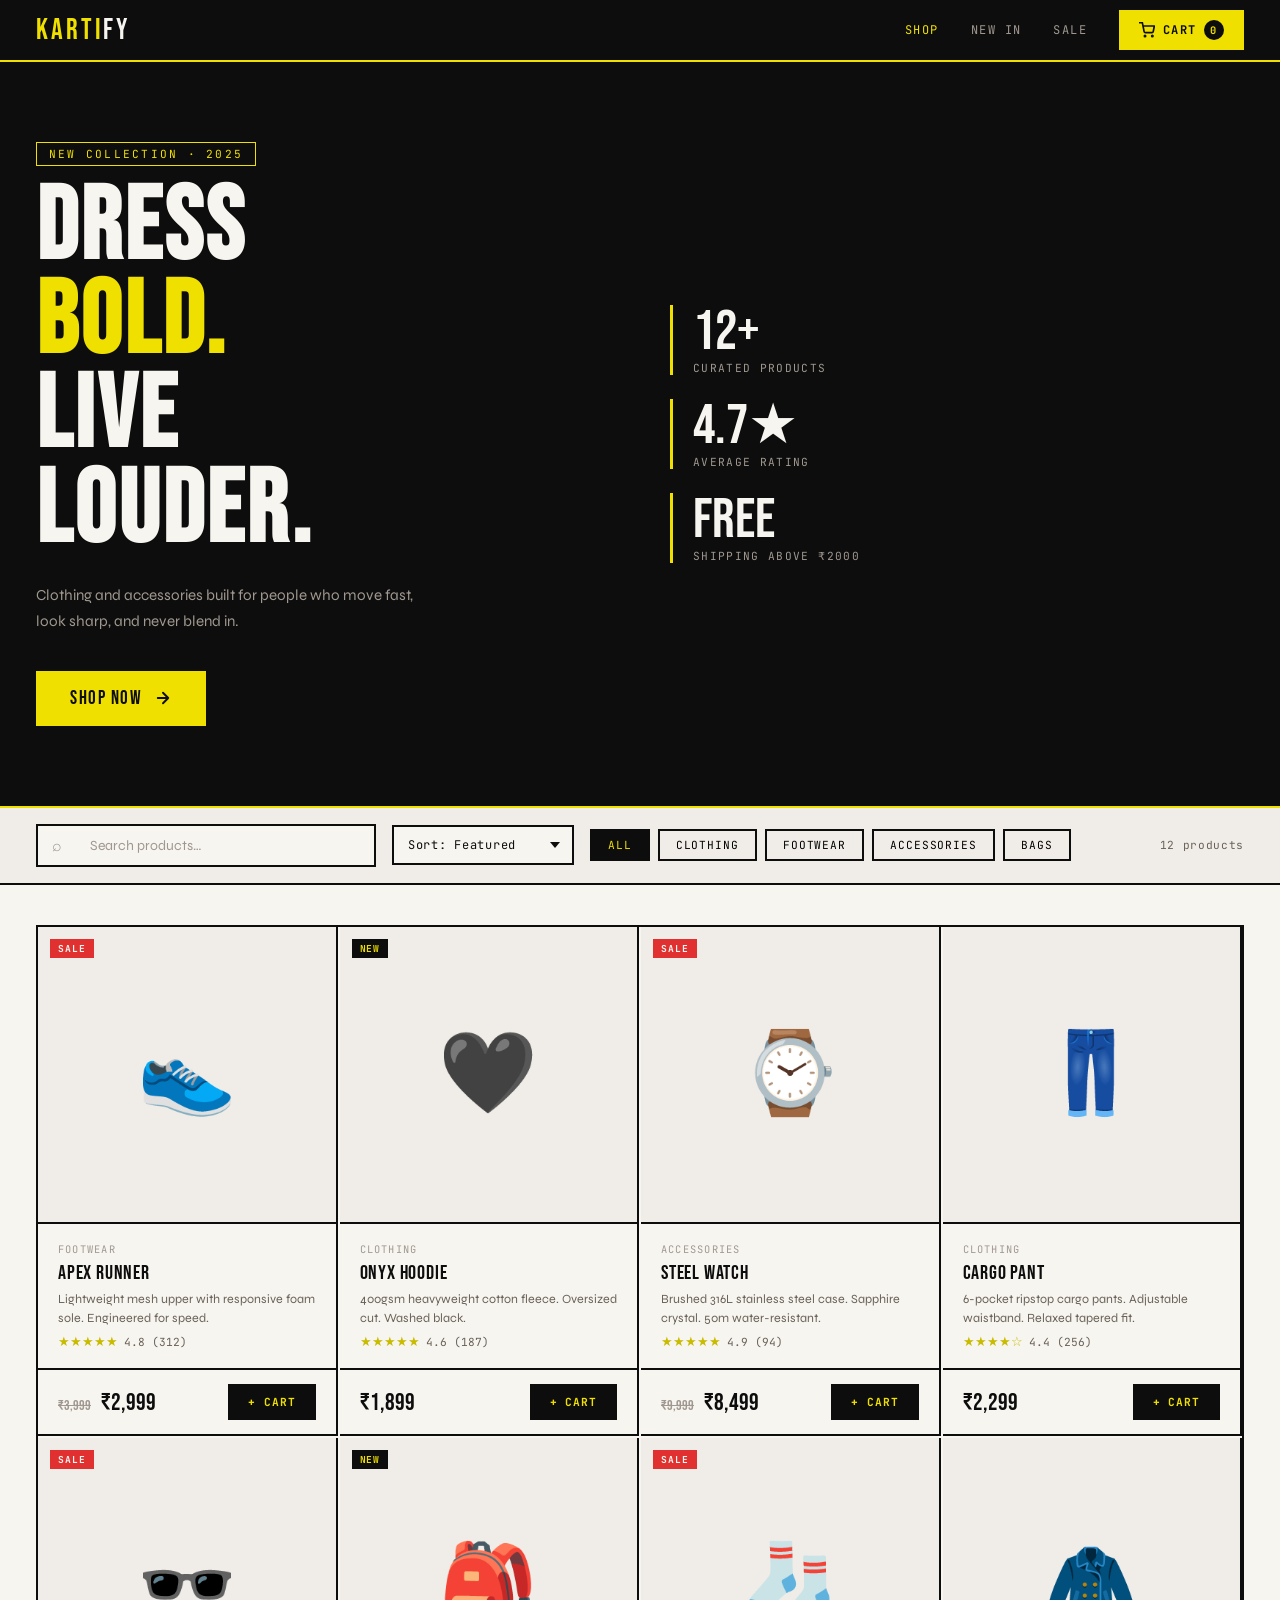
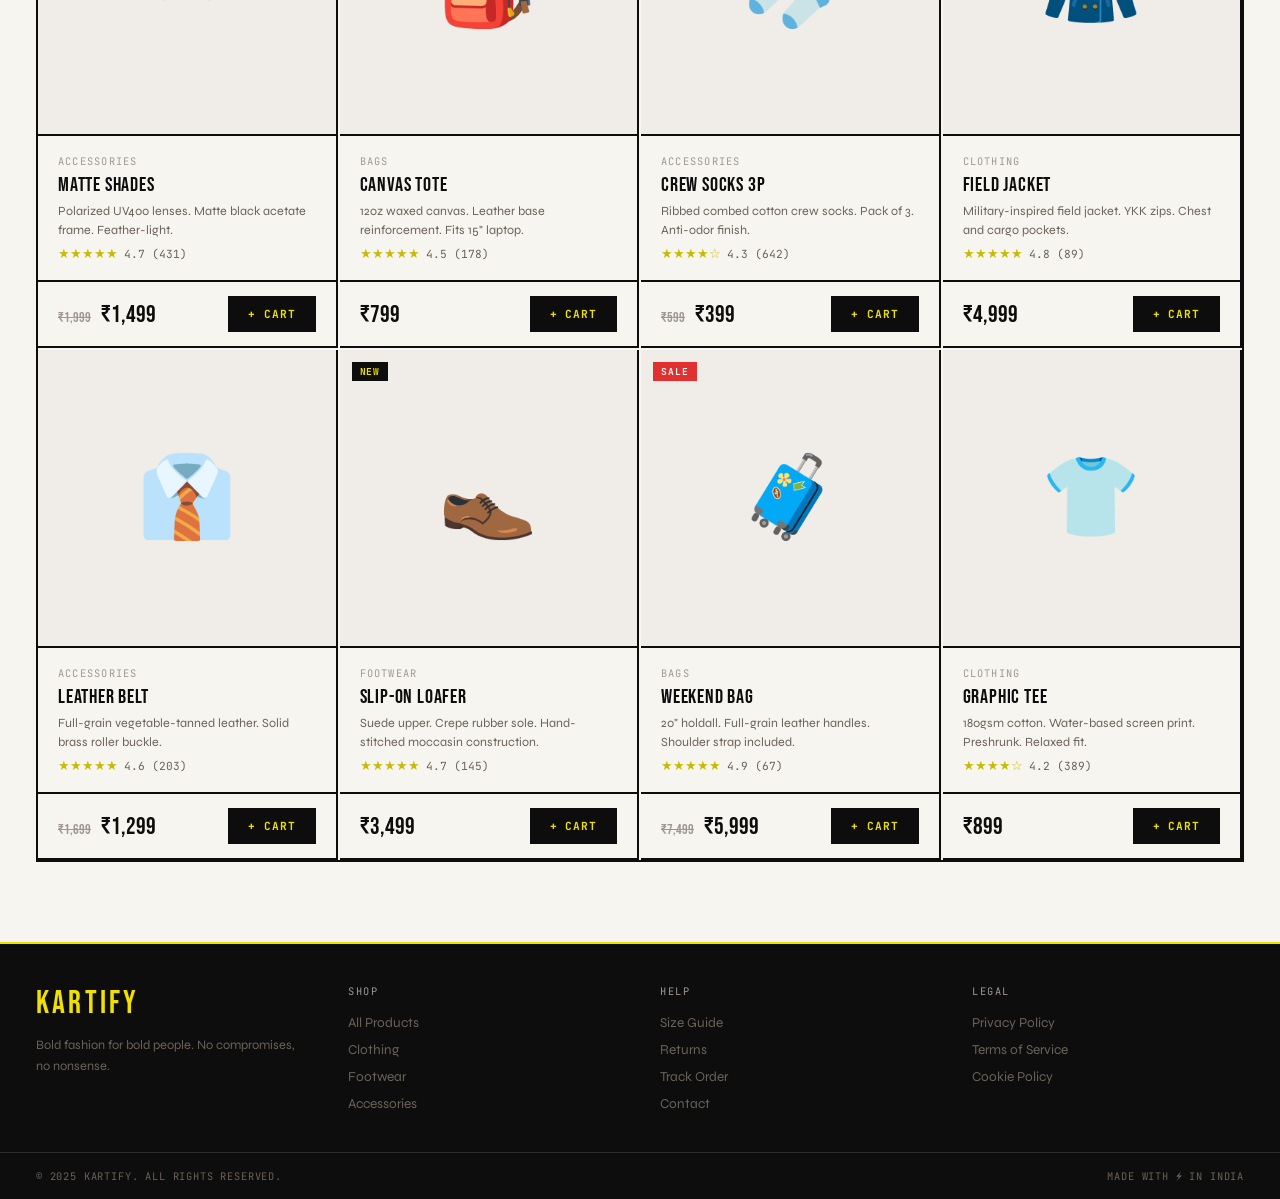
<file: index.html>
<!DOCTYPE html>
<html lang="en">
<head>
<meta charset="UTF-8">
<meta name="viewport" content="width=device-width, initial-scale=1.0">
<title>KARTIFY — Bold Fashion Store</title>
<link href="https://fonts.googleapis.com/css2?family=Bebas+Neue&family=Syne:wght@400;500;600&family=JetBrains+Mono:wght@400;500;700&display=swap" rel="stylesheet">
<link rel="stylesheet" href="style.css">
</head>
<body>

<div id="navbar-root"></div>

<!-- HERO -->
<section class="hero">
  <div class="hero-left">
    <div class="hero-tag">New Collection · 2025</div>
    <h1 class="hero-title">DRESS<br><em>BOLD.</em><br>LIVE<br>LOUDER.</h1>
    <p class="hero-sub">Clothing and accessories built for people who move fast, look sharp, and never blend in.</p>
    <a href="#shop" class="hero-cta">
      Shop Now
      <svg width="18" height="18" viewBox="0 0 24 24" fill="none" stroke="currentColor" stroke-width="2.5" stroke-linecap="round" stroke-linejoin="round"><path d="M5 12h14M12 5l7 7-7 7"/></svg>
    </a>
  </div>
  <div class="hero-stats">
    <div class="hero-stat-item">
      <div class="hero-stat-num">12+</div>
      <div class="hero-stat-lbl">Curated Products</div>
    </div>
    <div class="hero-stat-item">
      <div class="hero-stat-num">4.7★</div>
      <div class="hero-stat-lbl">Average Rating</div>
    </div>
    <div class="hero-stat-item">
      <div class="hero-stat-num">FREE</div>
      <div class="hero-stat-lbl">Shipping above ₹2000</div>
    </div>
  </div>
</section>

<!-- FILTER BAR -->
<div class="filter-bar" id="shop">
  <div class="search-box">
    <span class="search-icon">⌕</span>
    <input type="text" id="search-input" placeholder="Search products…" oninput="applyFilters()">
  </div>
  <select class="filter-select" id="sort-select" onchange="applyFilters()">
    <option value="default">Sort: Featured</option>
    <option value="price-asc">Price: Low → High</option>
    <option value="price-desc">Price: High → Low</option>
    <option value="rating">Top Rated</option>
  </select>
  <div class="filter-chips">
    <button class="chip active" data-cat="all" onclick="filterCat('all', this)">All</button>
    <button class="chip" data-cat="clothing" onclick="filterCat('clothing', this)">Clothing</button>
    <button class="chip" data-cat="footwear" onclick="filterCat('footwear', this)">Footwear</button>
    <button class="chip" data-cat="accessories" onclick="filterCat('accessories', this)">Accessories</button>
    <button class="chip" data-cat="bags" onclick="filterCat('bags', this)">Bags</button>
  </div>
  <span class="result-count" id="result-count">12 products</span>
</div>

<!-- PRODUCT GRID -->
<section class="shop-section">
  <div class="product-grid" id="product-grid"></div>
</section>

<div id="footer-root"></div>

<script src="data.js"></script>
<script>
// Inject navbar & footer
document.getElementById('navbar-root').innerHTML = renderNavbar('shop');
document.getElementById('footer-root').innerHTML = renderFooter();

let currentCat = 'all';
let addedIds = new Set(getCart().map(i => i.id));

function filterCat(cat, btn) {
  currentCat = cat;
  document.querySelectorAll('.chip').forEach(c => c.classList.remove('active'));
  btn.classList.add('active');
  applyFilters();
}

function starsHtml(r) {
  const full = Math.round(r);
  return Array.from({length: 5}, (_, i) => i < full ? '★' : '☆').join('');
}

function applyFilters() {
  const search = document.getElementById('search-input').value.toLowerCase();
  const sort = document.getElementById('sort-select').value;

  let products = PRODUCTS.filter(p => {
    const matchCat = currentCat === 'all' || p.category === currentCat;
    const matchSearch = p.name.toLowerCase().includes(search) ||
                        p.desc.toLowerCase().includes(search) ||
                        p.category.includes(search);
    return matchCat && matchSearch;
  });

  if (sort === 'price-asc') products.sort((a, b) => a.price - b.price);
  if (sort === 'price-desc') products.sort((a, b) => b.price - a.price);
  if (sort === 'rating') products.sort((a, b) => b.rating - a.rating);

  document.getElementById('result-count').textContent = `${products.length} product${products.length !== 1 ? 's' : ''}`;
  renderGrid(products);
}

function renderGrid(products) {
  const grid = document.getElementById('product-grid');
  if (products.length === 0) {
    grid.innerHTML = `<div class="empty-state">
      <div class="empty-state-icon">🔍</div>
      <h3>NO RESULTS FOUND</h3>
      <p>Try a different search term or category filter.</p>
    </div>`;
    return;
  }

  const cart = getCart();
  addedIds = new Set(cart.map(i => i.id));

  grid.innerHTML = products.map((p, idx) => {
    const inCart = addedIds.has(p.id);
    return `
    <div class="product-card" style="animation-delay:${idx * 0.04}s">
      ${p.badge ? `<div class="product-badge ${p.badge}">${p.badge === 'sale' ? 'SALE' : 'NEW'}</div>` : ''}
      <div class="product-img-wrap">
        <div class="product-emoji-img">${p.emoji}</div>
      </div>
      <div class="product-info">
        <div class="product-category">${p.category}</div>
        <div class="product-name">${p.name}</div>
        <div class="product-desc">${p.desc}</div>
        <div class="product-rating">
          <span class="stars">${starsHtml(p.rating)}</span>
          <span>${p.rating} (${p.reviews})</span>
        </div>
      </div>
      <div class="product-footer">
        <div class="product-price">
          ${p.origPrice ? `<span class="orig">${formatPrice(p.origPrice)}</span>` : ''}
          ${formatPrice(p.price)}
        </div>
        <button class="add-to-cart-btn ${inCart ? 'added' : ''}"
          id="btn-${p.id}"
          onclick="handleAddToCart(${p.id}, this)">
          ${inCart ? '✓ ADDED' : '+ CART'}
        </button>
      </div>
    </div>`;
  }).join('');
}

function handleAddToCart(id, btn) {
  addToCart(id);
  btn.classList.add('added');
  btn.textContent = '✓ ADDED';
}

// Initial render
applyFilters();
</script>
</body>
</html>
</file>
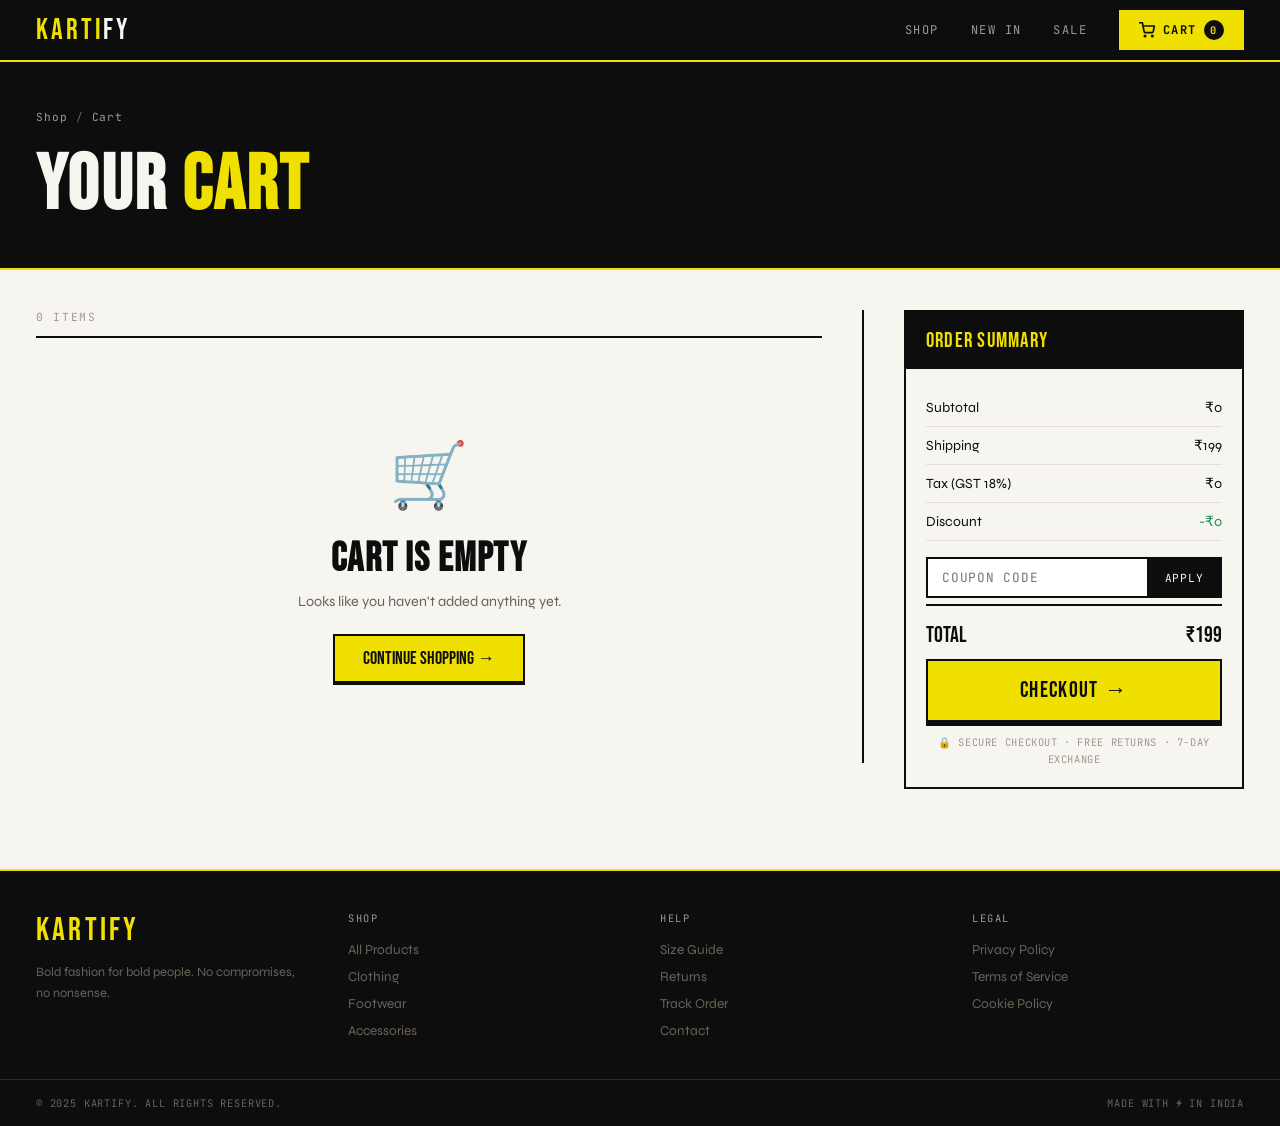
<file: cart.html>
<!DOCTYPE html>
<html lang="en">
<head>
<meta charset="UTF-8">
<meta name="viewport" content="width=device-width, initial-scale=1.0">
<title>Your Cart — KARTIFY</title>
<link href="https://fonts.googleapis.com/css2?family=Bebas+Neue&family=Syne:wght@400;500;600&family=JetBrains+Mono:wght@400;500;700&display=swap" rel="stylesheet">
<link rel="stylesheet" href="style.css">
</head>
<body>

<div id="navbar-root"></div>

<!-- PAGE HEADER -->
<div class="page-header">
  <div class="breadcrumb">
    <a href="index.html">Shop</a>
    <span class="breadcrumb-sep">/</span>
    <span>Cart</span>
  </div>
  <h1>YOUR <span>CART</span></h1>
</div>

<div class="cart-layout">

  <!-- CART ITEMS -->
  <div class="cart-items-section">
    <div class="section-label" id="items-label">Loading…</div>
    <div id="cart-items-list"></div>
  </div>

  <!-- ORDER SUMMARY -->
  <div class="order-summary">
    <div class="summary-card">
      <div class="summary-header">ORDER SUMMARY</div>
      <div class="summary-body">
        <div class="summary-row">
          <span>Subtotal</span>
          <span id="summary-subtotal">₹0</span>
        </div>
        <div class="summary-row">
          <span>Shipping</span>
          <span id="summary-shipping">FREE</span>
        </div>
        <div class="summary-row">
          <span>Tax (GST 18%)</span>
          <span id="summary-tax">₹0</span>
        </div>
        <div class="summary-row">
          <span>Discount</span>
          <span id="summary-discount" style="color:var(--green)">-₹0</span>
        </div>

        <div class="coupon-row">
          <input type="text" class="coupon-input" id="coupon-input" placeholder="COUPON CODE">
          <button class="coupon-btn" onclick="applyCoupon()">APPLY</button>
        </div>
        <div id="coupon-msg" style="font-family:var(--font-mono);font-size:0.7rem;margin:-10px 0 12px;"></div>

        <div class="summary-row total">
          <span>Total</span>
          <span id="summary-total">₹0</span>
        </div>

        <button class="checkout-btn" onclick="goCheckout()" id="checkout-btn" disabled>CHECKOUT →</button>
        <p class="checkout-note">🔒 SECURE CHECKOUT · FREE RETURNS · 7-DAY EXCHANGE</p>
      </div>
    </div>
  </div>

</div>

<div id="footer-root"></div>

<script src="data.js"></script>
<script>
document.getElementById('navbar-root').innerHTML = renderNavbar('cart');
document.getElementById('footer-root').innerHTML = renderFooter();

const COUPON_CODES = {
  'SAVE10': 10,
  'FIRST20': 20,
  'KARTIFY15': 15
};

let discountPct = 0;

function renderCart() {
  const cart = getCart();
  const label = document.getElementById('items-label');
  const list = document.getElementById('cart-items-list');
  const checkoutBtn = document.getElementById('checkout-btn');

  if (cart.length === 0) {
    label.textContent = '0 items';
    checkoutBtn.disabled = true;
    list.innerHTML = `
      <div class="cart-empty">
        <div style="font-size:4rem">🛒</div>
        <h3>CART IS EMPTY</h3>
        <p>Looks like you haven't added anything yet.</p>
        <a href="index.html" class="continue-btn">CONTINUE SHOPPING →</a>
      </div>`;
    updateSummary();
    return;
  }

  const total = cart.reduce((s, i) => s + i.qty, 0);
  label.textContent = `${total} item${total !== 1 ? 's' : ''}`;
  checkoutBtn.disabled = false;

  list.innerHTML = cart.map(item => {
    const p = PRODUCTS.find(pr => pr.id === item.id);
    if (!p) return '';
    return `
    <div class="cart-item" id="cart-item-${p.id}">
      <div class="cart-item-img">${p.emoji}</div>
      <div>
        <div class="cart-item-cat">${p.category}</div>
        <div class="cart-item-name">${p.name}</div>
        <div class="qty-control">
          <button class="qty-btn" onclick="changeQty(${p.id}, -1)">−</button>
          <div class="qty-num" id="qty-${p.id}">${item.qty}</div>
          <button class="qty-btn" onclick="changeQty(${p.id}, +1)">+</button>
        </div>
      </div>
      <div class="cart-item-price">
        <div class="cart-item-unit">${formatPrice(p.price)} each</div>
        <div class="cart-item-total" id="price-${p.id}">${formatPrice(p.price * item.qty)}</div>
        <button class="remove-btn" onclick="handleRemove(${p.id})">Remove</button>
      </div>
    </div>`;
  }).join('');

  updateSummary();
}

function changeQty(id, delta) {
  const cart = getCart();
  const item = cart.find(i => i.id === id);
  if (!item) return;
  item.qty += delta;
  if (item.qty <= 0) {
    handleRemove(id);
    return;
  }
  saveCart(cart);
  // Update UI without full re-render
  const p = PRODUCTS.find(pr => pr.id === id);
  document.getElementById('qty-' + id).textContent = item.qty;
  document.getElementById('price-' + id).textContent = formatPrice(p.price * item.qty);
  updateSummary();
  updateCartBadge();
}

function handleRemove(id) {
  const el = document.getElementById('cart-item-' + id);
  if (el) {
    el.style.opacity = '0';
    el.style.transform = 'translateX(-20px)';
    el.style.transition = 'all 0.25s ease';
    setTimeout(() => {
      removeFromCart(id);
      renderCart();
    }, 250);
  } else {
    removeFromCart(id);
    renderCart();
  }
}

function updateSummary() {
  const subtotal = getCartTotal();
  const shipping = subtotal >= 2000 ? 0 : 199;
  const tax = Math.round(subtotal * 0.18);
  const discount = Math.round(subtotal * discountPct / 100);
  const total = subtotal + shipping + tax - discount;

  document.getElementById('summary-subtotal').textContent = formatPrice(subtotal);
  document.getElementById('summary-shipping').textContent = shipping === 0 ? 'FREE' : formatPrice(shipping);
  document.getElementById('summary-tax').textContent = formatPrice(tax);
  document.getElementById('summary-discount').textContent = '-' + formatPrice(discount);
  document.getElementById('summary-total').textContent = formatPrice(total);

  // Save total for checkout
  localStorage.setItem('kartify-total', total);
}

function applyCoupon() {
  const code = document.getElementById('coupon-input').value.trim().toUpperCase();
  const msg = document.getElementById('coupon-msg');
  if (COUPON_CODES[code]) {
    discountPct = COUPON_CODES[code];
    msg.textContent = `✓ Code "${code}" applied — ${discountPct}% OFF!`;
    msg.style.color = 'var(--green)';
    updateSummary();
  } else {
    msg.textContent = '✗ Invalid coupon code.';
    msg.style.color = 'var(--red)';
  }
}

function goCheckout() {
  const cart = getCart();
  if (cart.length === 0) return;
  window.location.href = 'checkout.html';
}

renderCart();
</script>
</body>
</html>
</file>
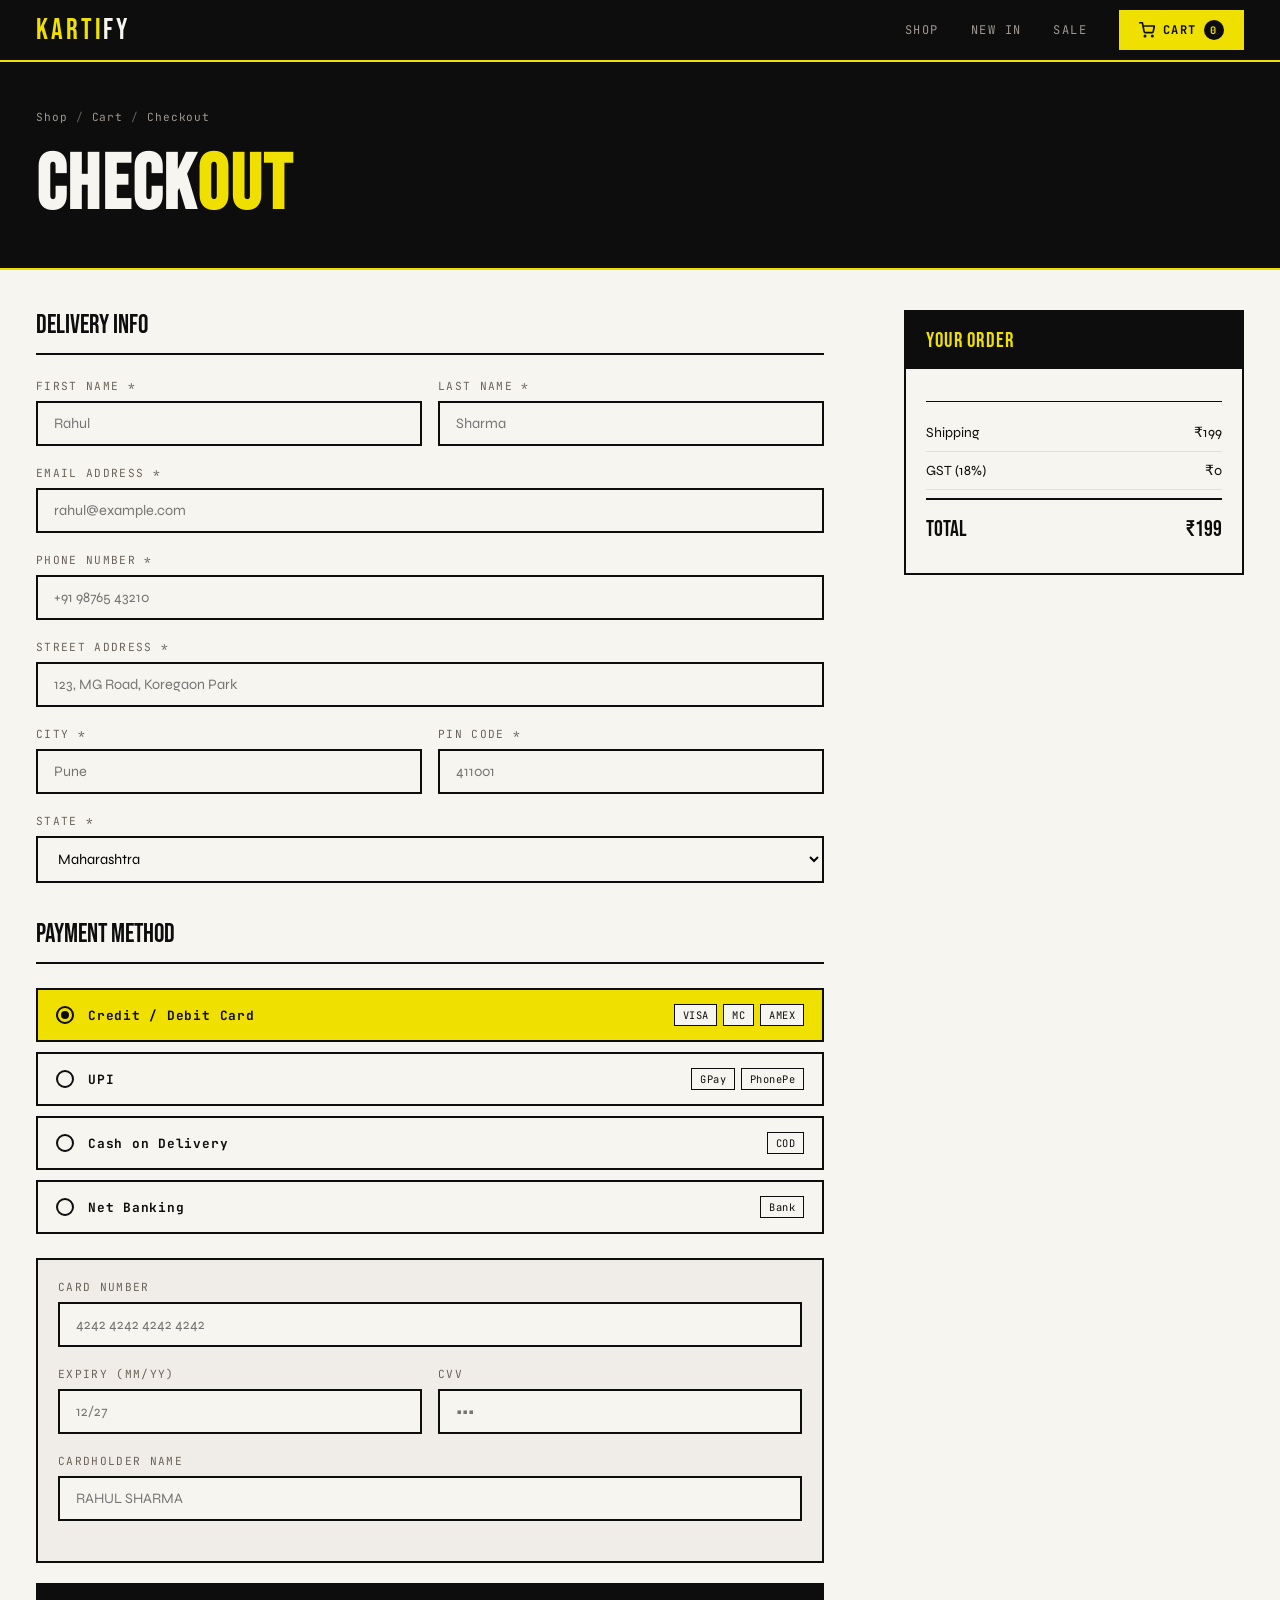
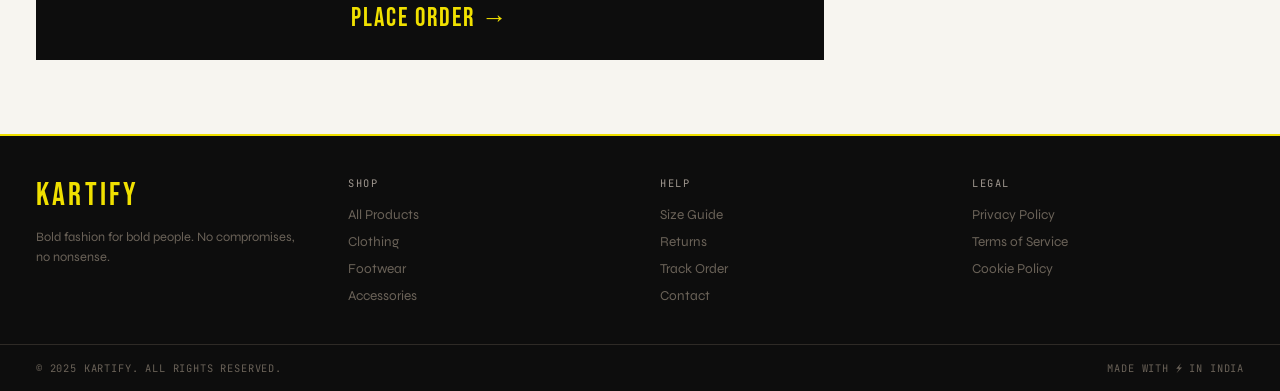
<file: checkout.html>
<!DOCTYPE html>
<html lang="en">
<head>
<meta charset="UTF-8">
<meta name="viewport" content="width=device-width, initial-scale=1.0">
<title>Checkout — KARTIFY</title>
<link href="https://fonts.googleapis.com/css2?family=Bebas+Neue&family=Syne:wght@400;500;600&family=JetBrains+Mono:wght@400;500;700&display=swap" rel="stylesheet">
<link rel="stylesheet" href="style.css">
</head>
<body>

<div id="navbar-root"></div>

<div class="page-header">
  <div class="breadcrumb">
    <a href="index.html">Shop</a>
    <span class="breadcrumb-sep">/</span>
    <a href="cart.html">Cart</a>
    <span class="breadcrumb-sep">/</span>
    <span>Checkout</span>
  </div>
  <h1>CHECK<span>OUT</span></h1>
</div>

<div class="checkout-layout">

  <!-- CHECKOUT FORM -->
  <div class="checkout-form-section">

    <!-- Delivery Info -->
    <div class="form-section-title">DELIVERY INFO</div>

    <div class="form-row">
      <div class="form-group">
        <label class="form-label">First Name *</label>
        <input type="text" class="form-input" id="fname" placeholder="Rahul" required>
      </div>
      <div class="form-group">
        <label class="form-label">Last Name *</label>
        <input type="text" class="form-input" id="lname" placeholder="Sharma" required>
      </div>
    </div>

    <div class="form-group">
      <label class="form-label">Email Address *</label>
      <input type="email" class="form-input" id="email" placeholder="rahul@example.com" required>
    </div>

    <div class="form-group">
      <label class="form-label">Phone Number *</label>
      <input type="tel" class="form-input" id="phone" placeholder="+91 98765 43210" required>
    </div>

    <div class="form-group">
      <label class="form-label">Street Address *</label>
      <input type="text" class="form-input" id="address" placeholder="123, MG Road, Koregaon Park" required>
    </div>

    <div class="form-row">
      <div class="form-group">
        <label class="form-label">City *</label>
        <input type="text" class="form-input" id="city" placeholder="Pune" required>
      </div>
      <div class="form-group">
        <label class="form-label">PIN Code *</label>
        <input type="text" class="form-input" id="pin" placeholder="411001" required>
      </div>
    </div>

    <div class="form-group">
      <label class="form-label">State *</label>
      <select class="form-input" id="state">
        <option value="">Select State</option>
        <option value="MH" selected>Maharashtra</option>
        <option value="DL">Delhi</option>
        <option value="KA">Karnataka</option>
        <option value="TN">Tamil Nadu</option>
        <option value="GJ">Gujarat</option>
        <option value="UP">Uttar Pradesh</option>
        <option value="WB">West Bengal</option>
        <option value="RJ">Rajasthan</option>
        <option value="Other">Other</option>
      </select>
    </div>

    <!-- Payment -->
    <div class="form-section-title" style="margin-top:36px">PAYMENT METHOD</div>

    <div class="payment-options" id="payment-options">
      <div class="pay-option selected" data-method="card" onclick="selectPay(this, 'card')">
        <div class="pay-radio checked" id="radio-card"></div>
        <span class="pay-label">Credit / Debit Card</span>
        <div class="pay-icons">
          <span class="pay-icon">VISA</span>
          <span class="pay-icon">MC</span>
          <span class="pay-icon">AMEX</span>
        </div>
      </div>
      <div class="pay-option" data-method="upi" onclick="selectPay(this, 'upi')">
        <div class="pay-radio" id="radio-upi"></div>
        <span class="pay-label">UPI</span>
        <div class="pay-icons">
          <span class="pay-icon">GPay</span>
          <span class="pay-icon">PhonePe</span>
        </div>
      </div>
      <div class="pay-option" data-method="cod" onclick="selectPay(this, 'cod')">
        <div class="pay-radio" id="radio-cod"></div>
        <span class="pay-label">Cash on Delivery</span>
        <div class="pay-icons"><span class="pay-icon">COD</span></div>
      </div>
      <div class="pay-option" data-method="netbanking" onclick="selectPay(this, 'netbanking')">
        <div class="pay-radio" id="radio-netbanking"></div>
        <span class="pay-label">Net Banking</span>
        <div class="pay-icons"><span class="pay-icon">Bank</span></div>
      </div>
    </div>

    <!-- Card Fields -->
    <div class="card-fields" id="card-fields">
      <div class="form-group">
        <label class="form-label">Card Number</label>
        <input type="text" class="form-input" id="card-num" placeholder="4242 4242 4242 4242"
          maxlength="19" oninput="formatCard(this)">
      </div>
      <div class="form-row">
        <div class="form-group">
          <label class="form-label">Expiry (MM/YY)</label>
          <input type="text" class="form-input" id="card-exp" placeholder="12/27" maxlength="5" oninput="formatExp(this)">
        </div>
        <div class="form-group">
          <label class="form-label">CVV</label>
          <input type="password" class="form-input" id="card-cvv" placeholder="•••" maxlength="4">
        </div>
      </div>
      <div class="form-group">
        <label class="form-label">Cardholder Name</label>
        <input type="text" class="form-input" id="card-name" placeholder="RAHUL SHARMA">
      </div>
    </div>

    <!-- UPI Field -->
    <div class="card-fields" id="upi-fields" style="display:none">
      <div class="form-group">
        <label class="form-label">UPI ID</label>
        <input type="text" class="form-input" id="upi-id" placeholder="rahul@upi">
      </div>
    </div>

    <button class="place-order-btn" onclick="placeOrder()">PLACE ORDER →</button>

  </div>

  <!-- ORDER REVIEW -->
  <div class="order-summary">
    <div class="summary-card">
      <div class="summary-header">YOUR ORDER</div>
      <div class="summary-body" id="checkout-summary"></div>
    </div>
  </div>

</div>

<div id="footer-root"></div>

<script src="data.js"></script>
<script>
document.getElementById('navbar-root').innerHTML = renderNavbar('checkout');
document.getElementById('footer-root').innerHTML = renderFooter();

let selectedMethod = 'card';

function selectPay(el, method) {
  selectedMethod = method;
  document.querySelectorAll('.pay-option').forEach(o => {
    o.classList.remove('selected');
    o.querySelector('.pay-radio').classList.remove('checked');
  });
  el.classList.add('selected');
  el.querySelector('.pay-radio').classList.add('checked');

  document.getElementById('card-fields').style.display = method === 'card' ? 'block' : 'none';
  document.getElementById('upi-fields').style.display = method === 'upi' ? 'block' : 'none';
}

function formatCard(input) {
  let val = input.value.replace(/\D/g, '').substring(0, 16);
  input.value = val.match(/.{1,4}/g)?.join(' ') || val;
}

function formatExp(input) {
  let val = input.value.replace(/\D/g, '').substring(0, 4);
  if (val.length >= 3) val = val.slice(0, 2) + '/' + val.slice(2);
  input.value = val;
}

function renderCheckoutSummary() {
  const cart = getCart();
  const subtotal = getCartTotal();
  const shipping = subtotal >= 2000 ? 0 : 199;
  const tax = Math.round(subtotal * 0.18);
  const total = parseInt(localStorage.getItem('kartify-total') || subtotal + shipping + tax);

  const itemsHtml = cart.map(item => {
    const p = PRODUCTS.find(pr => pr.id === item.id);
    if (!p) return '';
    return `<div class="summary-row">
      <span>${p.emoji} ${p.name} ×${item.qty}</span>
      <span>${formatPrice(p.price * item.qty)}</span>
    </div>`;
  }).join('');

  document.getElementById('checkout-summary').innerHTML = `
    ${itemsHtml}
    <div style="height:1px;background:var(--black);margin:12px 0"></div>
    <div class="summary-row"><span>Shipping</span><span>${shipping === 0 ? 'FREE' : formatPrice(shipping)}</span></div>
    <div class="summary-row"><span>GST (18%)</span><span>${formatPrice(tax)}</span></div>
    <div class="summary-row total"><span>Total</span><span>${formatPrice(total)}</span></div>
  `;
}

function placeOrder() {
  // Basic validation
  const required = ['fname', 'lname', 'email', 'phone', 'address', 'city', 'pin'];
  for (const id of required) {
    const el = document.getElementById(id);
    if (!el.value.trim()) {
      el.style.borderColor = 'var(--red)';
      el.style.boxShadow = '4px 4px 0 var(--red)';
      el.focus();
      showToast('Please fill all required fields');
      return;
    }
    el.style.borderColor = '';
    el.style.boxShadow = '';
  }

  // Save order info for success page
  const orderId = generateOrderId();
  const orderData = {
    id: orderId,
    name: document.getElementById('fname').value + ' ' + document.getElementById('lname').value,
    email: document.getElementById('email').value,
    city: document.getElementById('city').value,
    method: selectedMethod,
    total: localStorage.getItem('kartify-total') || getCartTotal(),
    items: getCart(),
    date: new Date().toLocaleDateString('en-IN', { day: 'numeric', month: 'short', year: 'numeric' })
  };
  localStorage.setItem('kartify-order', JSON.stringify(orderData));

  // Show processing animation
  const btn = document.querySelector('.place-order-btn');
  btn.textContent = 'PROCESSING…';
  btn.disabled = true;

  setTimeout(() => {
    // Clear cart
    localStorage.removeItem('kartify-cart');
    window.location.href = 'success.html';
  }, 1800);
}

renderCheckoutSummary();
</script>
</body>
</html>
</file>
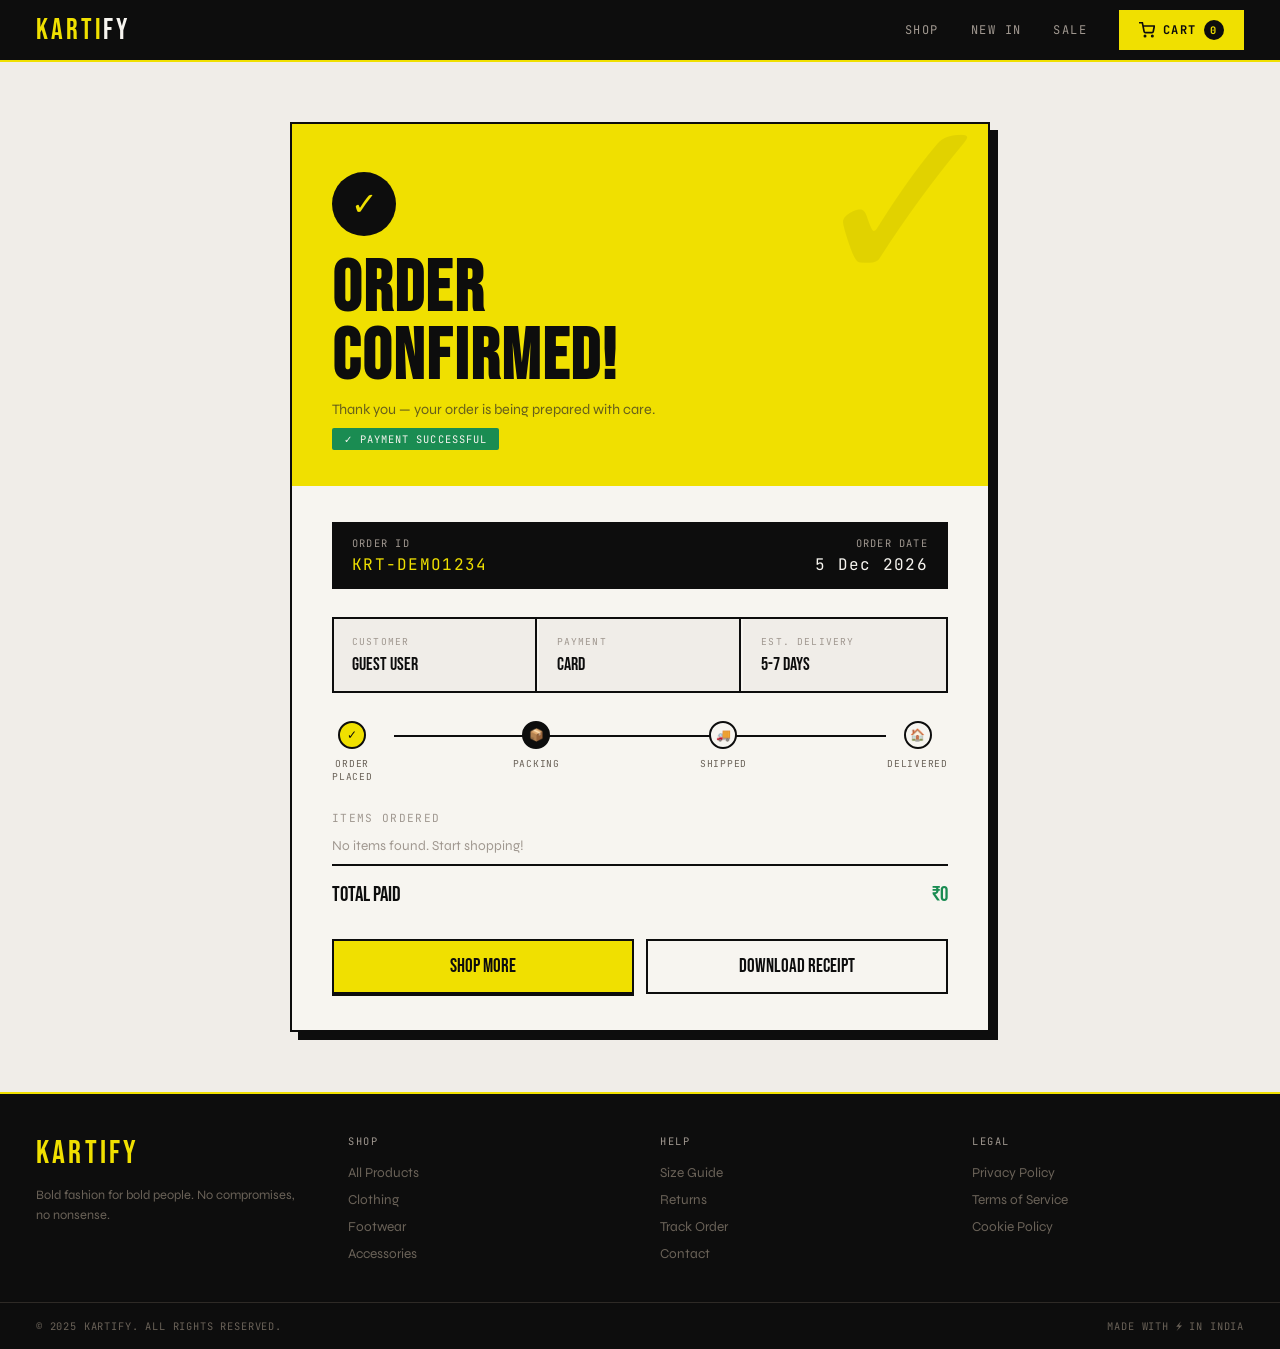
<file: success.html>
<!DOCTYPE html>
<html lang="en">
<head>
<meta charset="UTF-8">
<meta name="viewport" content="width=device-width, initial-scale=1.0">
<title>Order Confirmed — KARTIFY</title>
<link href="https://fonts.googleapis.com/css2?family=Bebas+Neue&family=Syne:wght@400;500;600&family=JetBrains+Mono:wght@400;500;700&display=swap" rel="stylesheet">
<link rel="stylesheet" href="style.css">
<style>
  .confetti-piece {
    position: fixed;
    width: 10px;
    height: 10px;
    top: -10px;
    border-radius: 2px;
    animation: fall linear forwards;
    z-index: 9998;
    pointer-events: none;
  }

  @keyframes fall {
    0% { top: -10px; transform: rotate(0deg) translateX(0); opacity: 1; }
    80% { opacity: 1; }
    100% { top: 110vh; transform: rotate(720deg) translateX(var(--drift)); opacity: 0; }
  }

  .payment-badge {
    display: inline-flex;
    align-items: center;
    gap: 6px;
    background: var(--green);
    color: var(--white);
    font-family: var(--font-mono);
    font-size: 0.65rem;
    letter-spacing: 0.1em;
    text-transform: uppercase;
    padding: 4px 12px;
    border-radius: 2px;
    margin-top: 10px;
  }

  .timeline {
    display: flex;
    justify-content: space-between;
    margin: 28px 0;
    position: relative;
  }

  .timeline::before {
    content: '';
    position: absolute;
    top: 14px;
    left: 10%;
    right: 10%;
    height: 2px;
    background: var(--black);
  }

  .timeline-step {
    display: flex;
    flex-direction: column;
    align-items: center;
    gap: 8px;
    position: relative;
    z-index: 1;
  }

  .timeline-dot {
    width: 28px;
    height: 28px;
    border: 2px solid var(--black);
    border-radius: 50%;
    background: var(--white);
    display: flex;
    align-items: center;
    justify-content: center;
    font-size: 0.75rem;
  }

  .timeline-dot.done { background: var(--yellow); }
  .timeline-dot.active { background: var(--black); color: var(--yellow); }

  .timeline-lbl {
    font-family: var(--font-mono);
    font-size: 0.6rem;
    color: var(--gray-600);
    letter-spacing: 0.08em;
    text-transform: uppercase;
    text-align: center;
  }

  body { background: var(--gray-100); }
</style>
</head>
<body>

<div id="navbar-root"></div>

<div class="success-page">
  <div class="success-card">

    <div class="success-banner">
      <div class="success-check">✓</div>
      <h1 class="success-title">ORDER<br>CONFIRMED!</h1>
      <p class="success-sub">Thank you — your order is being prepared with care.</p>
      <div class="payment-badge">✓ Payment Successful</div>
    </div>

    <div class="success-body">

      <!-- Order ID -->
      <div class="order-id-row">
        <div>
          <div class="order-id-lbl">Order ID</div>
          <div class="order-id-val" id="order-id">KRT-XXXXXXXX</div>
        </div>
        <div style="text-align:right">
          <div class="order-id-lbl">Order Date</div>
          <div class="order-id-val" id="order-date" style="color:var(--white)"></div>
        </div>
      </div>

      <!-- Meta -->
      <div class="order-meta">
        <div class="meta-item">
          <div class="meta-lbl">Customer</div>
          <div class="meta-val" id="order-name">—</div>
        </div>
        <div class="meta-item">
          <div class="meta-lbl">Payment</div>
          <div class="meta-val" id="order-method">—</div>
        </div>
        <div class="meta-item">
          <div class="meta-lbl">Est. Delivery</div>
          <div class="meta-val" id="order-delivery">5-7 Days</div>
        </div>
      </div>

      <!-- Timeline -->
      <div class="timeline">
        <div class="timeline-step">
          <div class="timeline-dot done">✓</div>
          <div class="timeline-lbl">Order<br>Placed</div>
        </div>
        <div class="timeline-step">
          <div class="timeline-dot active">📦</div>
          <div class="timeline-lbl">Packing</div>
        </div>
        <div class="timeline-step">
          <div class="timeline-dot">🚚</div>
          <div class="timeline-lbl">Shipped</div>
        </div>
        <div class="timeline-step">
          <div class="timeline-dot">🏠</div>
          <div class="timeline-lbl">Delivered</div>
        </div>
      </div>

      <!-- Items -->
      <div class="success-items-title">ITEMS ORDERED</div>
      <div id="success-items"></div>

      <div class="success-total">
        <span class="success-total-lbl">TOTAL PAID</span>
        <span class="success-total-val" id="order-total">₹0</span>
      </div>

      <!-- Actions -->
      <div class="success-actions">
        <a href="index.html" class="btn-primary">SHOP MORE</a>
        <a href="#" class="btn-ghost" onclick="printOrder()">DOWNLOAD RECEIPT</a>
      </div>

    </div>
  </div>
</div>

<div id="footer-root"></div>

<script src="data.js"></script>
<script>
document.getElementById('navbar-root').innerHTML = renderNavbar('');
document.getElementById('footer-root').innerHTML = renderFooter();

function renderSuccess() {
  const order = JSON.parse(localStorage.getItem('kartify-order') || 'null');

  if (!order) {
    // No order data — redirect or show fallback
    document.getElementById('order-id').textContent = 'KRT-DEMO1234';
    document.getElementById('order-date').textContent = new Date().toLocaleDateString('en-IN', { day: 'numeric', month: 'short', year: 'numeric' });
    document.getElementById('order-name').textContent = 'Guest User';
    document.getElementById('order-method').textContent = 'Card';
    document.getElementById('order-total').textContent = '₹0';
    document.getElementById('success-items').innerHTML = '<p style="color:var(--gray-400);font-size:0.85rem">No items found. <a href="index.html">Start shopping!</a></p>';
    return;
  }

  document.getElementById('order-id').textContent = order.id;
  document.getElementById('order-date').textContent = order.date;
  document.getElementById('order-name').textContent = order.name;
  document.getElementById('order-delivery').textContent = '5–7 Days';

  const methodLabels = {
    card: 'Credit/Debit Card',
    upi: 'UPI',
    cod: 'Cash on Delivery',
    netbanking: 'Net Banking'
  };
  document.getElementById('order-method').textContent = methodLabels[order.method] || order.method;
  document.getElementById('order-total').textContent = formatPrice(parseInt(order.total));

  const itemsHtml = (order.items || []).map(item => {
    const p = PRODUCTS.find(pr => pr.id === item.id);
    if (!p) return '';
    return `<div class="success-item-row">
      <span class="success-item-name">${p.emoji} ${p.name}</span>
      <span class="success-item-qty">×${item.qty}</span>
      <span class="success-item-price">${formatPrice(p.price * item.qty)}</span>
    </div>`;
  }).join('');

  document.getElementById('success-items').innerHTML = itemsHtml || '<p style="color:var(--gray-400);font-size:0.85rem">No items.</p>';
}

function printOrder() {
  window.print();
}

// Confetti!
function launchConfetti() {
  const colors = ['#f0e000', '#0d0d0d', '#1a8c52', '#e03030', '#f7f5f0', '#c8bb00'];
  for (let i = 0; i < 80; i++) {
    setTimeout(() => {
      const piece = document.createElement('div');
      piece.className = 'confetti-piece';
      const drift = (Math.random() - 0.5) * 200;
      piece.style.cssText = `
        left: ${Math.random() * 100}vw;
        background: ${colors[Math.floor(Math.random() * colors.length)]};
        width: ${6 + Math.random() * 10}px;
        height: ${6 + Math.random() * 10}px;
        --drift: ${drift}px;
        animation-duration: ${2 + Math.random() * 2}s;
        animation-delay: ${Math.random() * 0.5}s;
        border-radius: ${Math.random() > 0.5 ? '50%' : '2px'};
      `;
      document.body.appendChild(piece);
      setTimeout(() => piece.remove(), 3500);
    }, i * 30);
  }
}

renderSuccess();
launchConfetti();
</script>
</body>
</html>
</file>
<file: style.css>
/* ================================
   ROOTS & RESET
================================ */
:root {
  --black: #0d0d0d;
  --white: #f7f5f0;
  --yellow: #f0e000;
  --yellow-dark: #c8bb00;
  --gray-100: #f0ede8;
  --gray-200: #e2dfd8;
  --gray-400: #a09890;
  --gray-600: #6a6258;
  --gray-800: #2e2a26;
  --red: #e03030;
  --green: #1a8c52;
  --shadow: 0 2px 0 var(--black);
  --shadow-md: 0 4px 0 var(--black);
  --shadow-lg: 0 6px 0 var(--black);
  --radius: 0px;
  --font-display: 'Bebas Neue', 'Impact', sans-serif;
  --font-body: 'Syne', sans-serif;
  --font-mono: 'JetBrains Mono', monospace;
}

* { margin: 0; padding: 0; box-sizing: border-box; }

html { scroll-behavior: smooth; }

body {
  font-family: var(--font-body);
  background: var(--white);
  color: var(--black);
  min-height: 100vh;
  overflow-x: hidden;
}

img { display: block; max-width: 100%; }
a { text-decoration: none; color: inherit; }
button { cursor: pointer; font-family: var(--font-body); }
input, select, textarea { font-family: var(--font-body); }

/* ================================
   TYPOGRAPHY
================================ */
h1, h2, h3 { font-family: var(--font-display); letter-spacing: 0.03em; }

/* ================================
   NAVBAR
================================ */
.navbar {
  position: sticky;
  top: 0;
  z-index: 1000;
  background: var(--black);
  border-bottom: 2px solid var(--yellow);
  display: flex;
  align-items: center;
  justify-content: space-between;
  padding: 0 36px;
  height: 62px;
}

.nav-logo {
  font-family: var(--font-display);
  font-size: 1.8rem;
  color: var(--yellow);
  letter-spacing: 0.1em;
  text-transform: uppercase;
}

.nav-logo span { color: var(--white); }

.nav-links {
  display: flex;
  align-items: center;
  gap: 32px;
}

.nav-link {
  font-family: var(--font-mono);
  font-size: 0.75rem;
  color: var(--gray-400);
  text-transform: uppercase;
  letter-spacing: 0.12em;
  transition: color 0.15s;
}
.nav-link:hover, .nav-link.active { color: var(--yellow); }

.nav-cart-btn {
  display: flex;
  align-items: center;
  gap: 8px;
  background: var(--yellow);
  color: var(--black);
  border: 2px solid var(--yellow);
  padding: 8px 18px;
  font-family: var(--font-mono);
  font-size: 0.75rem;
  font-weight: 700;
  letter-spacing: 0.1em;
  text-transform: uppercase;
  transition: all 0.15s;
}
.nav-cart-btn:hover { background: transparent; color: var(--yellow); }

.cart-badge {
  background: var(--black);
  color: var(--yellow);
  border-radius: 50%;
  width: 20px;
  height: 20px;
  font-size: 0.65rem;
  display: flex;
  align-items: center;
  justify-content: center;
  font-weight: 700;
}
.nav-cart-btn:hover .cart-badge { background: var(--yellow); color: var(--black); }

/* ================================
   HERO
================================ */
.hero {
  background: var(--black);
  padding: 80px 36px;
  display: grid;
  grid-template-columns: 1fr 1fr;
  gap: 60px;
  align-items: center;
  min-height: 420px;
  border-bottom: 2px solid var(--yellow);
}

.hero-tag {
  font-family: var(--font-mono);
  font-size: 0.7rem;
  color: var(--yellow);
  letter-spacing: 0.2em;
  text-transform: uppercase;
  margin-bottom: 16px;
  border: 1px solid var(--yellow);
  display: inline-block;
  padding: 4px 12px;
}

.hero-title {
  font-family: var(--font-display);
  font-size: clamp(4rem, 8vw, 7rem);
  color: var(--white);
  line-height: 0.92;
  margin-bottom: 24px;
}

.hero-title em { color: var(--yellow); font-style: normal; }

.hero-sub {
  color: var(--gray-400);
  font-size: 0.95rem;
  line-height: 1.7;
  max-width: 400px;
  margin-bottom: 36px;
}

.hero-cta {
  display: inline-flex;
  align-items: center;
  gap: 12px;
  background: var(--yellow);
  color: var(--black);
  border: 2px solid var(--yellow);
  padding: 14px 32px;
  font-family: var(--font-display);
  font-size: 1.2rem;
  letter-spacing: 0.08em;
  box-shadow: var(--shadow-md);
  transition: all 0.15s;
}
.hero-cta:hover { background: transparent; color: var(--yellow); transform: translate(-2px, -2px); box-shadow: 6px 6px 0 var(--yellow); }

.hero-stats {
  display: flex;
  flex-direction: column;
  gap: 24px;
}

.hero-stat-item {
  border-left: 3px solid var(--yellow);
  padding-left: 20px;
}

.hero-stat-num {
  font-family: var(--font-display);
  font-size: 3.5rem;
  color: var(--white);
  line-height: 1;
}

.hero-stat-lbl {
  font-family: var(--font-mono);
  font-size: 0.7rem;
  color: var(--gray-400);
  letter-spacing: 0.12em;
  text-transform: uppercase;
}

/* ================================
   FILTER BAR
================================ */
.filter-bar {
  background: var(--gray-100);
  border-bottom: 2px solid var(--black);
  padding: 16px 36px;
  display: flex;
  align-items: center;
  gap: 16px;
  flex-wrap: wrap;
  position: sticky;
  top: 62px;
  z-index: 100;
}

.search-box {
  display: flex;
  align-items: center;
  border: 2px solid var(--black);
  background: var(--white);
  flex: 1;
  min-width: 220px;
  max-width: 340px;
}

.search-box input {
  flex: 1;
  border: none;
  outline: none;
  padding: 10px 14px;
  font-size: 0.875rem;
  background: transparent;
  color: var(--black);
}

.search-box input::placeholder { color: var(--gray-400); }

.search-icon {
  padding: 10px 14px;
  color: var(--gray-400);
  font-size: 1rem;
}

.filter-select {
  padding: 10px 14px;
  border: 2px solid var(--black);
  background: var(--white);
  font-family: var(--font-mono);
  font-size: 0.75rem;
  color: var(--black);
  letter-spacing: 0.06em;
  outline: none;
  cursor: pointer;
  appearance: none;
  -webkit-appearance: none;
  background-image: url("data:image/svg+xml,%3Csvg xmlns='http://www.w3.org/2000/svg' width='10' height='6'%3E%3Cpath d='M0 0l5 6 5-6z' fill='%230d0d0d'/%3E%3C/svg%3E");
  background-repeat: no-repeat;
  background-position: right 12px center;
  padding-right: 32px;
}

.filter-chips {
  display: flex;
  gap: 8px;
  flex-wrap: wrap;
}

.chip {
  padding: 7px 16px;
  border: 2px solid var(--black);
  background: transparent;
  font-family: var(--font-mono);
  font-size: 0.7rem;
  letter-spacing: 0.08em;
  text-transform: uppercase;
  transition: all 0.15s;
}
.chip:hover { background: var(--black); color: var(--white); }
.chip.active { background: var(--black); color: var(--yellow); }

.result-count {
  font-family: var(--font-mono);
  font-size: 0.7rem;
  color: var(--gray-600);
  letter-spacing: 0.06em;
  margin-left: auto;
}

/* ================================
   PRODUCT GRID
================================ */
.shop-section {
  padding: 40px 36px 80px;
}

.product-grid {
  display: grid;
  grid-template-columns: repeat(auto-fill, minmax(280px, 1fr));
  gap: 2px;
  border: 2px solid var(--black);
}

/* ================================
   PRODUCT CARD
================================ */
.product-card {
  background: var(--white);
  border-right: 2px solid var(--black);
  border-bottom: 2px solid var(--black);
  display: flex;
  flex-direction: column;
  cursor: pointer;
  transition: transform 0.18s;
  position: relative;
  animation: cardIn 0.3s ease both;
}

@keyframes cardIn {
  from { opacity: 0; transform: translateY(12px); }
  to { opacity: 1; transform: translateY(0); }
}

.product-card:hover { z-index: 2; transform: translate(-3px, -3px); box-shadow: 5px 5px 0 var(--black); }

.product-badge {
  position: absolute;
  top: 12px;
  left: 12px;
  background: var(--yellow);
  color: var(--black);
  font-family: var(--font-mono);
  font-size: 0.6rem;
  font-weight: 700;
  letter-spacing: 0.1em;
  text-transform: uppercase;
  padding: 3px 8px;
  z-index: 1;
}

.product-badge.sale { background: var(--red); color: var(--white); }
.product-badge.new { background: var(--black); color: var(--yellow); }

.product-img-wrap {
  aspect-ratio: 1;
  overflow: hidden;
  background: var(--gray-100);
  border-bottom: 2px solid var(--black);
  position: relative;
}

.product-img-wrap img {
  width: 100%;
  height: 100%;
  object-fit: cover;
  transition: transform 0.4s ease;
}
.product-card:hover .product-img-wrap img { transform: scale(1.06); }

.product-emoji-img {
  width: 100%;
  height: 100%;
  display: flex;
  align-items: center;
  justify-content: center;
  font-size: 5rem;
  background: var(--gray-100);
  transition: transform 0.4s ease;
}
.product-card:hover .product-emoji-img { transform: scale(1.1); }

.product-info {
  padding: 18px 20px;
  flex: 1;
  display: flex;
  flex-direction: column;
  gap: 6px;
}

.product-category {
  font-family: var(--font-mono);
  font-size: 0.65rem;
  color: var(--gray-400);
  letter-spacing: 0.12em;
  text-transform: uppercase;
}

.product-name {
  font-family: var(--font-display);
  font-size: 1.25rem;
  color: var(--black);
  letter-spacing: 0.04em;
  line-height: 1.1;
}

.product-desc {
  font-size: 0.78rem;
  color: var(--gray-600);
  line-height: 1.5;
  flex: 1;
}

.product-rating {
  display: flex;
  align-items: center;
  gap: 6px;
  font-family: var(--font-mono);
  font-size: 0.7rem;
  color: var(--gray-600);
}

.stars { color: var(--yellow-dark); font-size: 0.8rem; }

.product-footer {
  padding: 14px 20px;
  border-top: 2px solid var(--black);
  display: flex;
  align-items: center;
  justify-content: space-between;
  gap: 10px;
  background: var(--white);
}

.product-price {
  font-family: var(--font-display);
  font-size: 1.5rem;
  color: var(--black);
}

.product-price .orig {
  font-size: 0.85rem;
  color: var(--gray-400);
  text-decoration: line-through;
  margin-right: 6px;
}

.add-to-cart-btn {
  background: var(--black);
  color: var(--yellow);
  border: 2px solid var(--black);
  padding: 9px 18px;
  font-family: var(--font-mono);
  font-size: 0.7rem;
  font-weight: 700;
  letter-spacing: 0.08em;
  text-transform: uppercase;
  transition: all 0.15s;
  white-space: nowrap;
}

.add-to-cart-btn:hover { background: var(--yellow); color: var(--black); border-color: var(--black); }
.add-to-cart-btn.added { background: var(--green); color: var(--white); border-color: var(--green); }

/* ================================
   EMPTY STATE
================================ */
.empty-state {
  grid-column: 1 / -1;
  text-align: center;
  padding: 80px 20px;
  background: var(--white);
}

.empty-state-icon { font-size: 4rem; margin-bottom: 20px; }

.empty-state h3 {
  font-family: var(--font-display);
  font-size: 2rem;
  margin-bottom: 10px;
}

.empty-state p { color: var(--gray-600); font-size: 0.9rem; }

/* ================================
   CART PAGE
================================ */
.page-header {
  background: var(--black);
  padding: 48px 36px 36px;
  border-bottom: 2px solid var(--yellow);
}

.page-header h1 {
  font-family: var(--font-display);
  font-size: clamp(3rem, 6vw, 5rem);
  color: var(--white);
}

.page-header h1 span { color: var(--yellow); }

.breadcrumb {
  display: flex;
  align-items: center;
  gap: 8px;
  font-family: var(--font-mono);
  font-size: 0.7rem;
  color: var(--gray-400);
  letter-spacing: 0.08em;
  margin-bottom: 16px;
}

.breadcrumb a:hover { color: var(--yellow); }
.breadcrumb-sep { color: var(--gray-600); }

.cart-layout {
  display: grid;
  grid-template-columns: 1fr 380px;
  gap: 0;
  align-items: start;
  padding: 0 36px 80px;
  max-width: 1400px;
  padding-top: 40px;
}

.cart-items-section { padding-right: 40px; border-right: 2px solid var(--black); }

.section-label {
  font-family: var(--font-mono);
  font-size: 0.7rem;
  color: var(--gray-400);
  letter-spacing: 0.15em;
  text-transform: uppercase;
  margin-bottom: 20px;
  padding-bottom: 12px;
  border-bottom: 2px solid var(--black);
}

.cart-item {
  display: grid;
  grid-template-columns: 90px 1fr auto;
  gap: 20px;
  align-items: center;
  padding: 20px 0;
  border-bottom: 1px solid var(--gray-200);
  animation: slideIn 0.2s ease;
}

@keyframes slideIn {
  from { opacity: 0; transform: translateX(-10px); }
  to { opacity: 1; transform: translateX(0); }
}

.cart-item-img {
  width: 90px;
  height: 90px;
  border: 2px solid var(--black);
  background: var(--gray-100);
  display: flex;
  align-items: center;
  justify-content: center;
  font-size: 2.5rem;
  flex-shrink: 0;
}

.cart-item-name {
  font-family: var(--font-display);
  font-size: 1.2rem;
  margin-bottom: 4px;
}

.cart-item-cat {
  font-family: var(--font-mono);
  font-size: 0.65rem;
  color: var(--gray-400);
  letter-spacing: 0.1em;
  text-transform: uppercase;
  margin-bottom: 12px;
}

.qty-control {
  display: flex;
  align-items: center;
  border: 2px solid var(--black);
  width: fit-content;
}

.qty-btn {
  width: 34px;
  height: 34px;
  background: var(--black);
  color: var(--white);
  border: none;
  font-size: 1.1rem;
  display: flex;
  align-items: center;
  justify-content: center;
  transition: background 0.12s;
}
.qty-btn:hover { background: var(--gray-800); }

.qty-num {
  width: 42px;
  height: 34px;
  display: flex;
  align-items: center;
  justify-content: center;
  font-family: var(--font-mono);
  font-size: 0.875rem;
  font-weight: 700;
  border-left: 2px solid var(--black);
  border-right: 2px solid var(--black);
}

.cart-item-price {
  text-align: right;
}

.cart-item-unit {
  font-family: var(--font-mono);
  font-size: 0.7rem;
  color: var(--gray-400);
  margin-bottom: 2px;
}

.cart-item-total {
  font-family: var(--font-display);
  font-size: 1.5rem;
}

.remove-btn {
  display: block;
  background: transparent;
  border: none;
  color: var(--gray-400);
  font-size: 0.75rem;
  font-family: var(--font-mono);
  text-decoration: underline;
  cursor: pointer;
  margin-top: 6px;
  transition: color 0.15s;
}
.remove-btn:hover { color: var(--red); }

.cart-empty {
  padding: 80px 0;
  text-align: center;
}

.cart-empty h3 {
  font-family: var(--font-display);
  font-size: 2.5rem;
  margin: 20px 0 10px;
}

.cart-empty p { color: var(--gray-600); font-size: 0.9rem; margin-bottom: 24px; }

.continue-btn {
  display: inline-block;
  background: var(--yellow);
  color: var(--black);
  border: 2px solid var(--black);
  padding: 12px 28px;
  font-family: var(--font-display);
  font-size: 1.1rem;
  box-shadow: var(--shadow);
  transition: all 0.15s;
}
.continue-btn:hover { transform: translate(-2px, -2px); box-shadow: var(--shadow-md); }

/* ORDER SUMMARY */
.order-summary {
  padding-left: 40px;
  position: sticky;
  top: 80px;
}

.summary-card {
  border: 2px solid var(--black);
  background: var(--white);
}

.summary-header {
  background: var(--black);
  color: var(--yellow);
  padding: 16px 20px;
  font-family: var(--font-display);
  font-size: 1.3rem;
  letter-spacing: 0.06em;
}

.summary-body { padding: 20px; }

.summary-row {
  display: flex;
  justify-content: space-between;
  align-items: center;
  padding: 10px 0;
  border-bottom: 1px solid var(--gray-200);
  font-size: 0.875rem;
}

.summary-row:last-of-type { border-bottom: none; }

.summary-row.total {
  font-family: var(--font-display);
  font-size: 1.4rem;
  margin-top: 8px;
  padding-top: 16px;
  border-top: 2px solid var(--black);
}

.coupon-row {
  display: flex;
  gap: 0;
  margin: 16px 0;
}

.coupon-input {
  flex: 1;
  padding: 10px 14px;
  border: 2px solid var(--black);
  border-right: none;
  font-size: 0.8rem;
  outline: none;
  font-family: var(--font-mono);
  letter-spacing: 0.06em;
}

.coupon-btn {
  padding: 10px 16px;
  background: var(--black);
  color: var(--white);
  border: 2px solid var(--black);
  font-family: var(--font-mono);
  font-size: 0.7rem;
  letter-spacing: 0.08em;
  transition: all 0.15s;
}
.coupon-btn:hover { background: var(--yellow); color: var(--black); }

.checkout-btn {
  width: 100%;
  background: var(--yellow);
  color: var(--black);
  border: 2px solid var(--black);
  padding: 16px;
  font-family: var(--font-display);
  font-size: 1.4rem;
  letter-spacing: 0.06em;
  box-shadow: var(--shadow-md);
  transition: all 0.15s;
  margin-bottom: 12px;
}
.checkout-btn:hover { transform: translate(-2px, -2px); box-shadow: 6px 6px 0 var(--black); }

.checkout-note {
  font-family: var(--font-mono);
  font-size: 0.65rem;
  color: var(--gray-400);
  letter-spacing: 0.06em;
  text-align: center;
  line-height: 1.6;
}

/* ================================
   CHECKOUT PAGE
================================ */
.checkout-layout {
  display: grid;
  grid-template-columns: 1fr 380px;
  gap: 0;
  padding: 40px 36px 80px;
  align-items: start;
}

.checkout-form-section { padding-right: 40px; }

.form-group {
  margin-bottom: 20px;
}

.form-label {
  display: block;
  font-family: var(--font-mono);
  font-size: 0.7rem;
  letter-spacing: 0.12em;
  text-transform: uppercase;
  color: var(--gray-600);
  margin-bottom: 8px;
}

.form-input {
  width: 100%;
  padding: 12px 16px;
  border: 2px solid var(--black);
  background: var(--white);
  font-size: 0.9rem;
  outline: none;
  transition: border-color 0.15s, box-shadow 0.15s;
}
.form-input:focus { border-color: var(--yellow); box-shadow: 4px 4px 0 var(--yellow); }

.form-row {
  display: grid;
  grid-template-columns: 1fr 1fr;
  gap: 16px;
}

.form-section-title {
  font-family: var(--font-display);
  font-size: 1.6rem;
  margin-bottom: 24px;
  padding-bottom: 12px;
  border-bottom: 2px solid var(--black);
}

.payment-options {
  display: flex;
  flex-direction: column;
  gap: 10px;
  margin-bottom: 24px;
}

.pay-option {
  display: flex;
  align-items: center;
  gap: 14px;
  border: 2px solid var(--black);
  padding: 14px 18px;
  cursor: pointer;
  transition: all 0.15s;
}

.pay-option:hover { background: var(--gray-100); }
.pay-option.selected { background: var(--yellow); border-color: var(--black); }

.pay-radio {
  width: 18px;
  height: 18px;
  border: 2px solid var(--black);
  border-radius: 50%;
  display: flex;
  align-items: center;
  justify-content: center;
  flex-shrink: 0;
}

.pay-radio.checked::after {
  content: '';
  width: 8px;
  height: 8px;
  border-radius: 50%;
  background: var(--black);
}

.pay-label {
  font-family: var(--font-mono);
  font-size: 0.8rem;
  font-weight: 700;
  letter-spacing: 0.06em;
}

.pay-icons { margin-left: auto; display: flex; gap: 6px; }

.pay-icon {
  background: var(--white);
  border: 1px solid var(--black);
  padding: 3px 8px;
  font-size: 0.65rem;
  font-family: var(--font-mono);
  letter-spacing: 0.04em;
}

.card-fields {
  background: var(--gray-100);
  border: 2px solid var(--black);
  padding: 20px;
  margin-bottom: 20px;
}

.place-order-btn {
  width: 100%;
  background: var(--black);
  color: var(--yellow);
  border: 2px solid var(--black);
  padding: 18px;
  font-family: var(--font-display);
  font-size: 1.6rem;
  letter-spacing: 0.08em;
  box-shadow: var(--shadow-lg);
  transition: all 0.15s;
}
.place-order-btn:hover { transform: translate(-3px, -3px); box-shadow: 9px 9px 0 rgba(0,0,0,0.2); }

/* ================================
   SUCCESS PAGE
================================ */
.success-page {
  min-height: calc(100vh - 62px);
  display: flex;
  align-items: center;
  justify-content: center;
  padding: 60px 36px;
}

.success-card {
  border: 2px solid var(--black);
  max-width: 700px;
  width: 100%;
  background: var(--white);
  box-shadow: 8px 8px 0 var(--black);
  overflow: hidden;
}

.success-banner {
  background: var(--yellow);
  padding: 48px 40px 36px;
  position: relative;
  overflow: hidden;
}

.success-banner::before {
  content: '✓';
  position: absolute;
  right: -20px;
  top: -30px;
  font-size: 15rem;
  font-family: var(--font-display);
  color: rgba(0,0,0,0.06);
  line-height: 1;
}

.success-check {
  width: 64px;
  height: 64px;
  background: var(--black);
  border-radius: 50%;
  display: flex;
  align-items: center;
  justify-content: center;
  font-size: 2rem;
  color: var(--yellow);
  margin-bottom: 20px;
  animation: popIn 0.5s cubic-bezier(0.34, 1.56, 0.64, 1);
}

@keyframes popIn {
  from { transform: scale(0); opacity: 0; }
  to { transform: scale(1); opacity: 1; }
}

.success-title {
  font-family: var(--font-display);
  font-size: clamp(3rem, 6vw, 4.5rem);
  color: var(--black);
  line-height: 0.95;
  margin-bottom: 8px;
}

.success-sub {
  font-size: 0.9rem;
  color: var(--gray-800);
  opacity: 0.7;
}

.success-body { padding: 36px 40px; }

.order-id-row {
  display: flex;
  align-items: center;
  justify-content: space-between;
  background: var(--black);
  color: var(--white);
  padding: 14px 20px;
  margin-bottom: 28px;
}

.order-id-lbl {
  font-family: var(--font-mono);
  font-size: 0.65rem;
  color: var(--gray-400);
  letter-spacing: 0.12em;
  text-transform: uppercase;
  margin-bottom: 4px;
}

.order-id-val {
  font-family: var(--font-mono);
  font-size: 1rem;
  color: var(--yellow);
  letter-spacing: 0.08em;
}

.order-meta {
  display: grid;
  grid-template-columns: repeat(3, 1fr);
  gap: 2px;
  border: 2px solid var(--black);
  margin-bottom: 28px;
}

.meta-item {
  padding: 16px 18px;
  border-right: 2px solid var(--black);
  background: var(--gray-100);
}
.meta-item:last-child { border-right: none; }

.meta-lbl {
  font-family: var(--font-mono);
  font-size: 0.6rem;
  color: var(--gray-400);
  letter-spacing: 0.12em;
  text-transform: uppercase;
  margin-bottom: 6px;
}

.meta-val {
  font-family: var(--font-display);
  font-size: 1.1rem;
  color: var(--black);
}

.success-items-title {
  font-family: var(--font-mono);
  font-size: 0.7rem;
  letter-spacing: 0.12em;
  text-transform: uppercase;
  color: var(--gray-400);
  margin-bottom: 12px;
}

.success-item-row {
  display: flex;
  justify-content: space-between;
  align-items: center;
  padding: 10px 0;
  border-bottom: 1px dashed var(--gray-200);
  font-size: 0.875rem;
}

.success-item-row:last-child { border-bottom: none; }

.success-item-name { font-weight: 500; }
.success-item-qty { color: var(--gray-400); font-family: var(--font-mono); font-size: 0.75rem; }
.success-item-price { font-family: var(--font-mono); font-weight: 700; }

.success-total {
  display: flex;
  justify-content: space-between;
  padding: 16px 0 0;
  border-top: 2px solid var(--black);
  margin-top: 10px;
}

.success-total-lbl { font-family: var(--font-display); font-size: 1.3rem; }
.success-total-val { font-family: var(--font-display); font-size: 1.3rem; color: var(--green); }

.success-actions {
  display: flex;
  gap: 12px;
  margin-top: 32px;
  flex-wrap: wrap;
}

.btn-primary {
  flex: 1;
  background: var(--yellow);
  color: var(--black);
  border: 2px solid var(--black);
  padding: 14px 24px;
  font-family: var(--font-display);
  font-size: 1.2rem;
  text-align: center;
  box-shadow: var(--shadow);
  transition: all 0.15s;
  display: inline-block;
}
.btn-primary:hover { transform: translate(-2px, -2px); box-shadow: var(--shadow-md); }

.btn-ghost {
  flex: 1;
  background: transparent;
  color: var(--black);
  border: 2px solid var(--black);
  padding: 14px 24px;
  font-family: var(--font-display);
  font-size: 1.2rem;
  text-align: center;
  transition: all 0.15s;
  display: inline-block;
}
.btn-ghost:hover { background: var(--black); color: var(--white); }

/* ================================
   TOAST
================================ */
.toast-container {
  position: fixed;
  bottom: 24px;
  right: 24px;
  z-index: 9999;
  display: flex;
  flex-direction: column;
  gap: 10px;
}

.toast {
  background: var(--black);
  color: var(--yellow);
  border: 2px solid var(--yellow);
  padding: 14px 20px;
  font-family: var(--font-mono);
  font-size: 0.8rem;
  letter-spacing: 0.06em;
  box-shadow: 4px 4px 0 var(--yellow);
  min-width: 260px;
  animation: toastIn 0.3s ease;
  display: flex;
  align-items: center;
  gap: 10px;
}

@keyframes toastIn {
  from { opacity: 0; transform: translateY(20px); }
  to { opacity: 1; transform: translateY(0); }
}

.toast.removing {
  animation: toastOut 0.3s ease forwards;
}

@keyframes toastOut {
  to { opacity: 0; transform: translateX(30px); }
}

/* ================================
   FOOTER
================================ */
.footer {
  background: var(--black);
  border-top: 2px solid var(--yellow);
  padding: 40px 36px;
  display: grid;
  grid-template-columns: repeat(4, 1fr);
  gap: 40px;
}

.footer-brand {
  font-family: var(--font-display);
  font-size: 2rem;
  color: var(--yellow);
  letter-spacing: 0.1em;
  margin-bottom: 12px;
}

.footer-sub {
  font-size: 0.8rem;
  color: var(--gray-600);
  line-height: 1.6;
}

.footer-heading {
  font-family: var(--font-mono);
  font-size: 0.65rem;
  color: var(--gray-400);
  letter-spacing: 0.15em;
  text-transform: uppercase;
  margin-bottom: 16px;
}

.footer-links { display: flex; flex-direction: column; gap: 10px; }

.footer-link {
  font-size: 0.85rem;
  color: var(--gray-600);
  transition: color 0.15s;
}
.footer-link:hover { color: var(--yellow); }

.footer-bottom {
  background: var(--black);
  border-top: 1px solid var(--gray-800);
  padding: 16px 36px;
  display: flex;
  justify-content: space-between;
  align-items: center;
}

.footer-bottom-text {
  font-family: var(--font-mono);
  font-size: 0.65rem;
  color: var(--gray-600);
  letter-spacing: 0.08em;
}

/* ================================
   RESPONSIVE
================================ */
@media (max-width: 900px) {
  .hero { grid-template-columns: 1fr; }
  .hero-stats { flex-direction: row; flex-wrap: wrap; }
  .cart-layout, .checkout-layout { grid-template-columns: 1fr; }
  .cart-items-section, .checkout-form-section { padding-right: 0; border-right: none; border-bottom: 2px solid var(--black); padding-bottom: 30px; margin-bottom: 30px; }
  .order-summary { padding-left: 0; }
  .order-meta { grid-template-columns: 1fr 1fr; }
  .footer { grid-template-columns: 1fr 1fr; }
  .weather-details { grid-template-columns: repeat(2, 1fr); }
}

@media (max-width: 600px) {
  .navbar { padding: 0 16px; }
  .hero, .shop-section, .cart-layout, .checkout-layout { padding-left: 16px; padding-right: 16px; }
  .filter-bar { padding: 12px 16px; }
  .hero-title { font-size: 3.5rem; }
  .cart-item { grid-template-columns: 70px 1fr; }
  .cart-item-price { grid-column: 2; }
  .form-row { grid-template-columns: 1fr; }
  .footer { grid-template-columns: 1fr; }
  .success-actions { flex-direction: column; }
  .order-meta { grid-template-columns: 1fr; }
}
</file>
